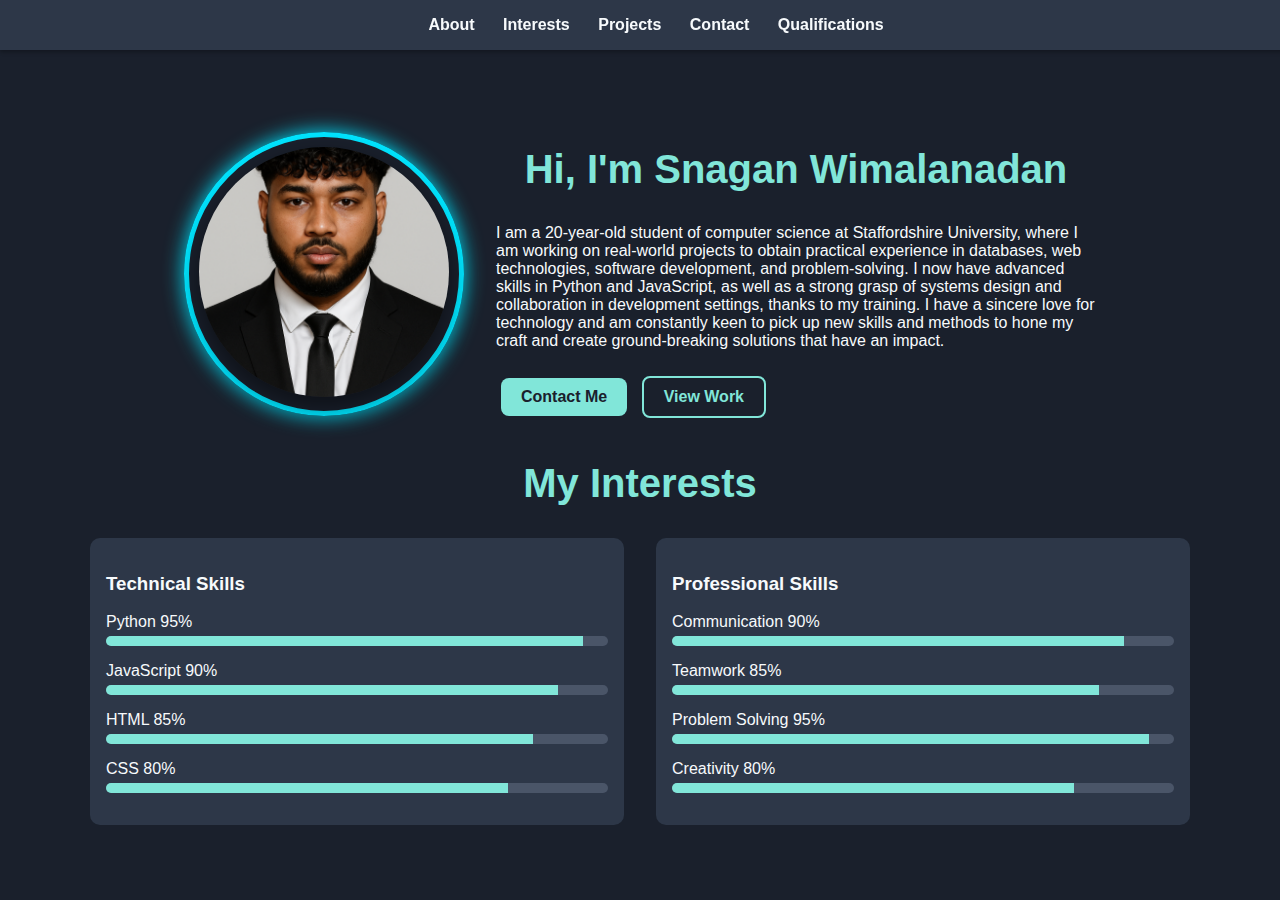
<file: Index.html>
<!DOCTYPE html>
<html lang="en" class="dark">
<head>
  <meta charset="UTF-8">
  <meta name="viewport" content="width=device-width, initial-scale=1.0">
  <title>My Digital CV | About</title>
  <style>
    :root {
      --bg-primary: #1a202c;
      --text-primary: #f7fafc;
      --bg-secondary: #2d3748;
      --accent-color: #81e6d9;
    }

    body {
      background-color: var(--bg-primary);
      color: var(--text-primary);
      font-family: sans-serif;
      margin: 0;
      padding: 0;
      transition: background-color 0.3s, color 0.3s;
    }

    nav {
      background-color: var(--bg-secondary);
      padding: 1rem;
      position: fixed;
      width: 100%;
      top: 0;
      z-index: 10;
      box-shadow: 0 2px 4px rgba(0, 0, 0, 0.3);
      text-align: center;
    }

    .nav-link {
      margin: 0 12px;
      text-decoration: none;
      color: var(--text-primary);
      font-weight: bold;
    }

    .nav-link:hover {
      color: var(--accent-color);
    }

    .main-container {
      max-width: 1100px;
      margin: 0 auto;
      padding: 120px 16px 40px;
    }

    .section-title {
      font-size: 2.5rem;
      color: var(--accent-color);
      text-align: center;
      margin-bottom: 2rem;
    }

    .flex-row {
      display: flex;
      flex-wrap: wrap;
      align-items: center;
      justify-content: center;
      gap: 2rem;
    }

    .logo-neon-ring {
      display: inline-block;
      padding: 10px;
      border: 5px solid #00e5ff;
      border-radius: 50%;
      box-shadow: 0 0 20px #00e5ff;
      animation: glow 1.2s infinite alternate;
    }

    @keyframes glow {
      from {
        box-shadow: 0 0 10px #00e5ff;
      }
      to {
        box-shadow: 0 0 25px #00e5ff;
      }
    }

    .profile-img {
      width: 250px;
      height: 250px;
      border-radius: 50%;
      object-fit: cover;
      box-shadow: 0 10px 25px rgba(0, 0, 0, 0.5);
    }

    .about-text {
      max-width: 600px;
    }

    .button {
      display: inline-block;
      margin: 10px 5px;
      padding: 10px 20px;
      border-radius: 8px;
      font-weight: bold;
      text-decoration: none;
      transition: background-color 0.3s;
    }

    .btn-primary {
      background-color: var(--accent-color);
      color: var(--bg-primary);
    }

    .btn-primary:hover {
      background-color: #4fd1c5;
    }

    .btn-outline {
      border: 2px solid var(--accent-color);
      color: var(--accent-color);
    }

    .btn-outline:hover {
      background-color: #234e52;
    }

    .skills-grid {
      display: grid;
      grid-template-columns: repeat(auto-fit, minmax(250px, 1fr));
      gap: 2rem;
    }

    .skill-category {
      background-color: var(--bg-secondary);
      padding: 1rem;
      border-radius: 10px;
    }

    .skill-row {
      margin-bottom: 1rem;
    }

    .skill-bar-container {
      background-color: #4a5568;
      border-radius: 9999px;
      overflow: hidden;
      height: 10px;
      margin-top: 5px;
      margin-bottom: 15px;
    }

    .skill-bar {
      height: 10px;
      background-color: var(--accent-color);
    }
  </style>
</head>
<body>
  <nav>
    <a href="#about" class="nav-link">About</a>
    <a href="Interest.html" class="nav-link" target="_blank">Interests</a>
    <a href="Projects.html" class="nav-link" target="_blank">Projects</a>
    <a href="Contact.html" class="nav-link" target="_blank">Contact</a>
    <a href="qualifications.html" class="nav-link" target="_blank">Qualifications</a>
  </nav>

  <div class="main-container">
    <section id="about" class="about-section">
      <div class="flex-row">
        <div class="logo-neon-ring">
          <img src="images/Image.png" alt="Profile Picture" class="profile-img">
        </div>
        <div class="about-text">
          <h1 class="section-title">Hi, I'm Snagan Wimalanadan</h1>
          <p>
            I am a 20-year-old student of computer science at Staffordshire University, where I am working on real-world projects to obtain practical experience in databases, web technologies, software development, and problem-solving. I now have advanced skills in Python and JavaScript, as well as a strong grasp of systems design and collaboration in development settings, thanks to my training. I have a sincere love for technology and am constantly keen to pick up new skills and methods to hone my craft and create ground-breaking solutions that have an impact.
          </p>
          <a href="Contact.html" class="button btn-primary">Contact Me</a>
          <a href="Projects.html" class="button btn-outline">View Work</a>
        </div>
      </div>
    </section>

    <section id="Interests" class="interests-section">
      <h2 class="section-title">My Interests</h2>
      <div class="skills-grid">
        <div class="skill-category">
          <h3>Technical Skills</h3>
          <div class="skill-row">Python 95%
            <div class="skill-bar-container"><div class="skill-bar" style="width: 95%"></div></div>
          </div>
          <div class="skill-row">JavaScript 90%
            <div class="skill-bar-container"><div class="skill-bar" style="width: 90%"></div></div>
          </div>
          <div class="skill-row">HTML 85%
            <div class="skill-bar-container"><div class="skill-bar" style="width: 85%"></div></div>
          </div>
          <div class="skill-row">CSS 80%
            <div class="skill-bar-container"><div class="skill-bar" style="width: 80%"></div></div>
          </div>
        </div>
        <div class="skill-category">
          <h3>Professional Skills</h3>
          <div class="skill-row">Communication 90%
            <div class="skill-bar-container"><div class="skill-bar" style="width: 90%"></div></div>
          </div>
          <div class="skill-row">Teamwork 85%
            <div class="skill-bar-container"><div class="skill-bar" style="width: 85%"></div></div>
          </div>
          <div class="skill-row">Problem Solving 95%
            <div class="skill-bar-container"><div class="skill-bar" style="width: 95%"></div></div>
          </div>
          <div class="skill-row">Creativity 80%
            <div class="skill-bar-container"><div class="skill-bar" style="width: 80%"></div></div>
          </div>
        </div>
      </div>
    </section>
  </div>
</body>
</html>
</file>
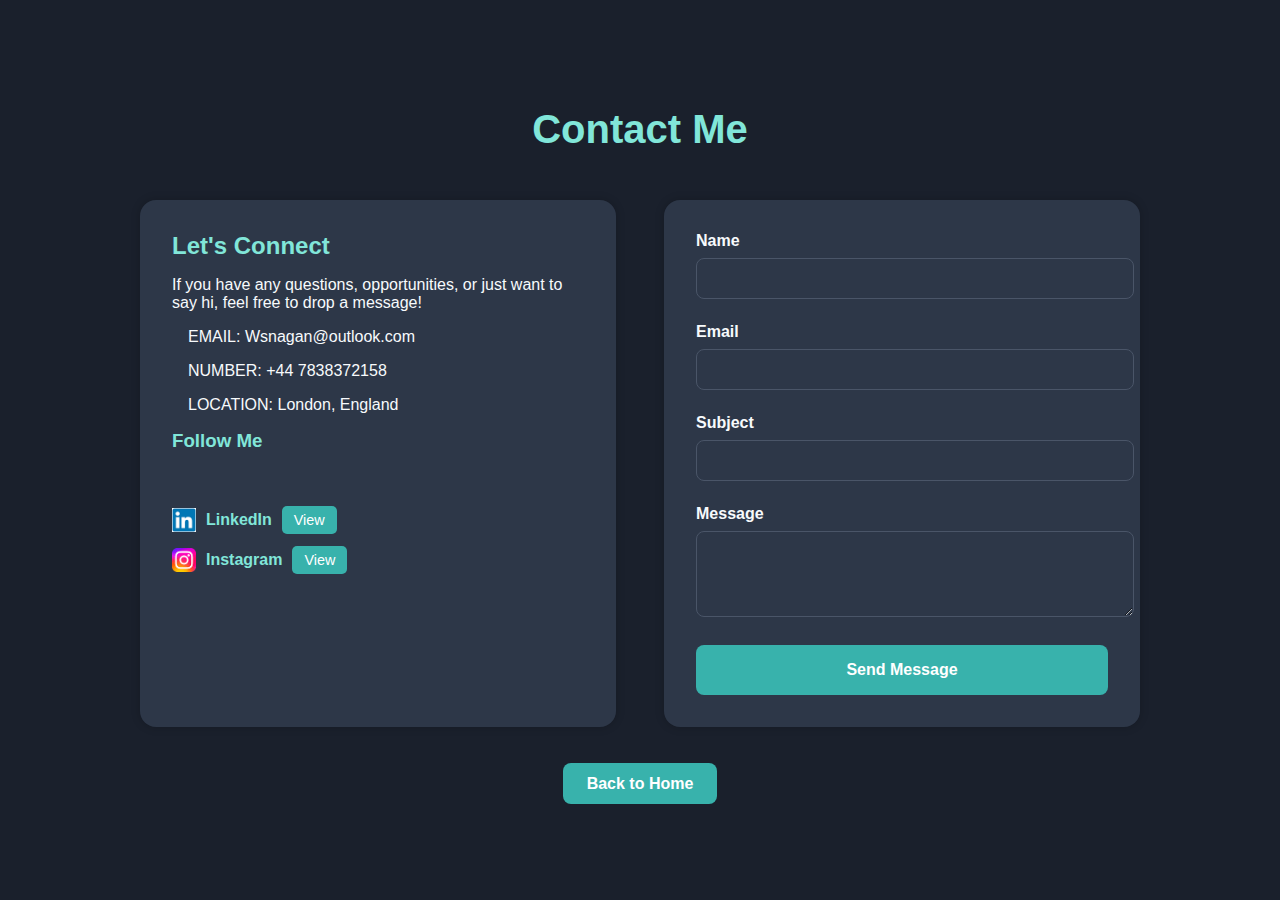
<file: Contact.html>
<!DOCTYPE html>
<html lang="en" class="dark">
<head>
  <meta charset="UTF-8">
  <meta name="viewport" content="width=device-width, initial-scale=1.0">
  <title>Contact | My Digital CV</title>
  <style>
    body {
      background-color: #1a202c;
      color: #f7fafc;
      font-family: Arial, sans-serif;
      margin: 0;
      padding: 0;
    }
    .container {
      max-width: 1000px;
      margin: 0 auto;
      padding: 5rem 1rem;
    }
    h1 {
      font-size: 2.5rem;
      font-weight: bold;
      text-align: center;
      margin-bottom: 3rem;
      color: #81e6d9;
    }
    .grid {
      display: grid;
      grid-template-columns: 1fr;
      gap: 3rem;
    }
    @media (min-width: 768px) {
      .grid {
        grid-template-columns: 1fr 1fr;
      }
    }
    .box {
      background-color: #2d3748;
      border-radius: 1rem;
      padding: 2rem;
      box-shadow: 0 0 10px rgba(0,0,0,0.2);
    }
    h2, h3 {
      margin: 0 0 1rem;
      color: #81e6d9;
    }
    .info-item {
      display: flex;
      align-items: center;
      margin-bottom: 1rem;
    }
    .info-item i {
      color: #81e6d9;
      margin-right: 1rem;
    }
    .socials a {
      color: #81e6d9;
      margin-right: 1rem;
      font-size: 1.2rem;
      text-decoration: none;
    }
    .socials a:hover {
      color: #b2f5ea;
    }
    form label {
      display: block;
      margin-bottom: 0.5rem;
      font-weight: 600;
    }
    form input,
    form textarea {
      width: 100%;
      padding: 0.75rem;
      margin-bottom: 1.5rem;
      background-color: #2d3748;
      border: 1px solid #4a5568;
      border-radius: 0.5rem;
      color: #f7fafc;
    }
    form input:focus,
    form textarea:focus {
      outline: none;
      border-color: #81e6d9;
      box-shadow: 0 0 0 2px #81e6d9;
    }
    button {
      width: 100%;
      background-color: #38b2ac;
      color: white;
      padding: 1rem;
      border: none;
      border-radius: 0.5rem;
      font-size: 1rem;
      font-weight: bold;
      cursor: pointer;
      transition: background-color 0.3s ease;
    }
    button:hover {
      background-color: #319795;
    }
    .back-btn {
      text-align: center;
      margin-top: 3rem;
    }
    .back-btn a {
      background-color: #38b2ac;
      color: white;
      padding: 0.75rem 1.5rem;
      border-radius: 0.5rem;
      text-decoration: none;
      font-weight: bold;
      transition: background-color 0.3s ease;
    }
    .back-btn a:hover {
      background-color: #319795;
    }
  </style>
</head>
<body>
  <div class="container">
    <h1>Contact Me</h1>
    <div class="grid">
      <!-- Contact Info -->
      <div class="box">
        <h2>Let's Connect</h2>
        <p>If you have any questions, opportunities, or just want to say hi, feel free to drop a message!</p>
        <div class="info-item"><i class="fas fa-envelope"></i><span>EMAIL: Wsnagan@outlook.com</span></div>
        <div class="info-item"><i class="fas fa-phone-alt"></i><span>NUMBER: +44 7838372158</span></div>
        <div class="info-item"><i class="fas fa-map-marker-alt"></i><span>LOCATION: London, England</span></div>
        <div class="socials">
          <h3>Follow Me</h3>
          <a href="#"><i class="fab fa-github"></i></a>
          <a href="#"><i class="fab fa-linkedin-in"></i></a>
          <a href="#"><i class="fab fa-twitter"></i></a>
          <a href="#"><i class="fab fa-instagram"></i></a>

          <!-- LinkedIn Custom Block -->
          <div style="display: flex; align-items: center; margin-top: 1rem;">
            <img src="[data-uri]" alt="LinkedIn" style="width: 24px; height: 24px; margin-right: 10px;">
            <span style="color: #81e6d9; font-weight: bold; margin-right: 10px;">LinkedIn</span>
            <a href="https://www.linkedin.com/" style="background-color: #38b2ac; color: white; padding: 6px 12px; border-radius: 5px; text-decoration: none; font-size: 0.9rem;">View</a>
          </div>

          <!-- Instagram Custom Block -->
          <div style="display: flex; align-items: center; margin-top: 0.75rem;">
            <img src="[data-uri]" alt="Instagram" style="width: 24px; height: 24px; margin-right: 10px;">
            <span style="color: #81e6d9; font-weight: bold; margin-right: 10px;">Instagram</span>
            <a href="https://www.instagram.com/w.snagan/profilecard/?igsh=YWM0Zmx4dHd2ZzV6" style="background-color: #38b2ac; color: white; padding: 6px 12px; border-radius: 5px; text-decoration: none; font-size: 0.9rem;">View</a>
          </div>
        </div>
      </div>

      <!-- Contact Form -->
      <div class="box">
        <form id="contact-form">
          <label for="name">Name</label>
          <input type="text" id="name" name="name" required>

          <label for="email">Email</label>
          <input type="email" id="email" name="email" required>

          <label for="subject">Subject</label>
          <input type="text" id="subject" name="subject">

          <label for="message">Message</label>
          <textarea id="message" name="message" rows="4" required></textarea>

          <button type="submit">Send Message</button>
        </form>
      </div>
    </div>

    <!-- Back Button -->
    <div class="back-btn">
      <a href="index.html">Back to Home</a>
    </div>
  </div>
</body>
</html>
</file>
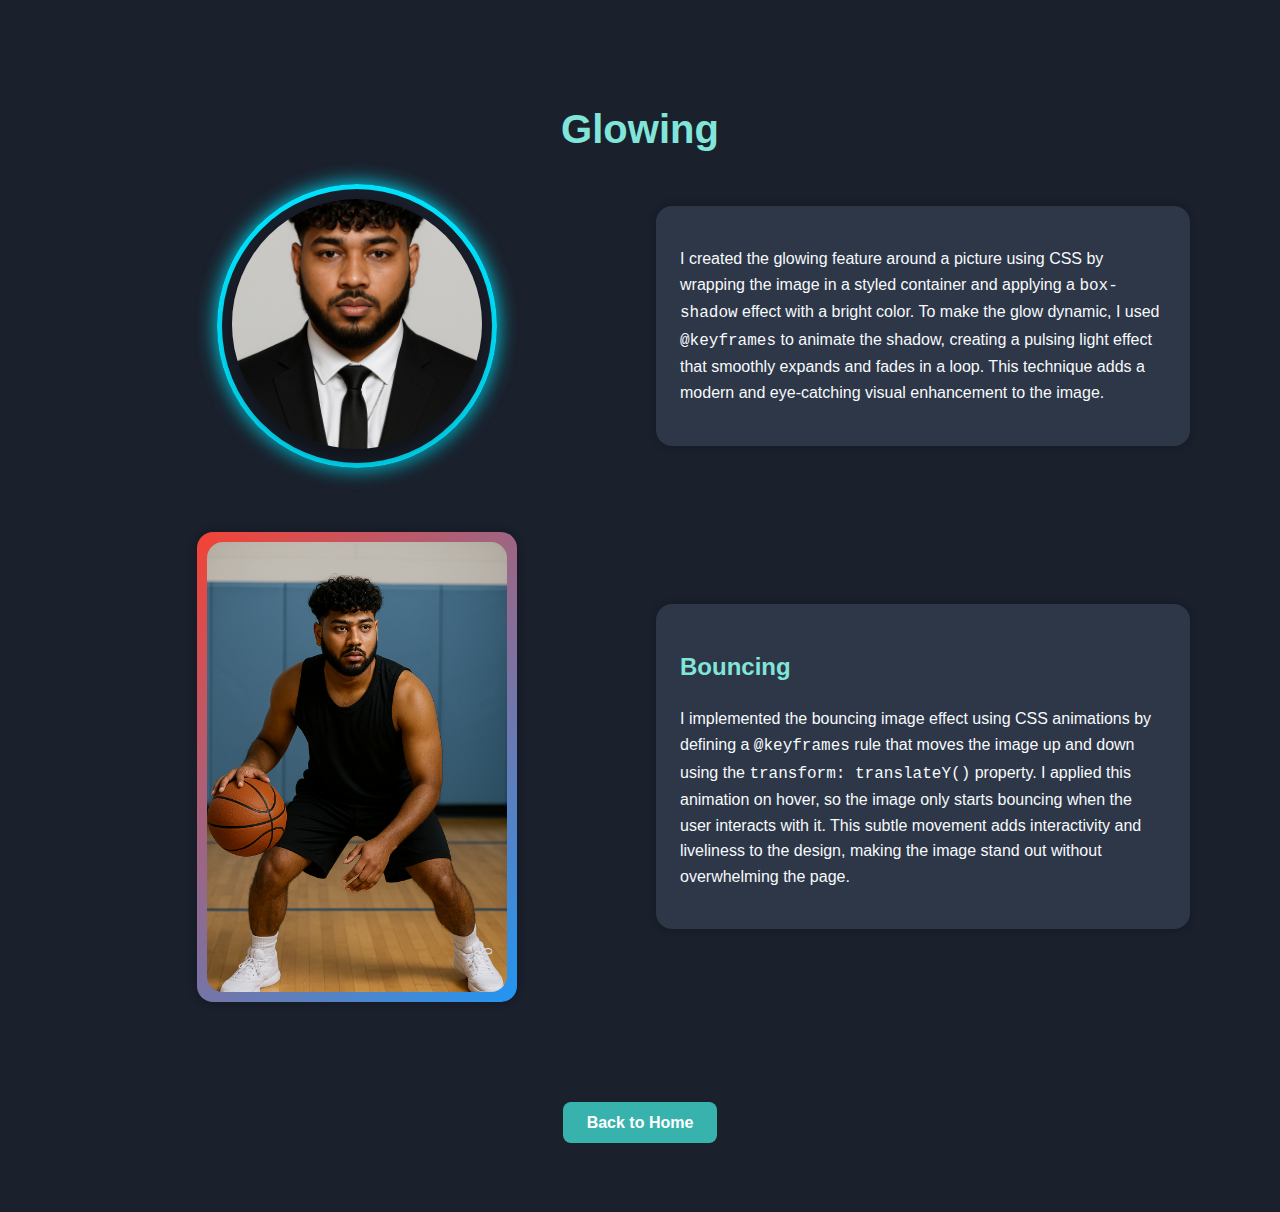
<file: cssdemo.html>
<!DOCTYPE html>
<html lang="en" class="dark">
<head>
  <meta charset="UTF-8">
  <meta name="viewport" content="width=device-width, initial-scale=1.0">
  <title>Glowing | My Digital CV</title>
  <style>
    body {
      background-color: #1a202c;
      color: #f7fafc;
      font-family: Arial, sans-serif;
      margin: 0;
      padding: 0;
    }

    .container {
      max-width: 1100px;
      margin: 0 auto;
      padding: 5rem 1rem;
      display: flex;
      flex-direction: column;
    }

    h1 {
      font-size: 2.5rem;
      font-weight: bold;
      margin-bottom: 2rem;
      color: #81e6d9;
      text-align: center;
    }

    .content {
      display: flex;
      flex-direction: column;
      gap: 2rem;
      margin-bottom: 4rem;
    }

    @media(min-width: 768px) {
      .content {
        flex-direction: row;
        align-items: center;
        justify-content: space-between;
      }
    }

    .left, .right {
      flex: 1;
      display: flex;
      justify-content: center;
      align-items: center;
    }

    .right {
      flex-direction: column;
    }

    .glow-container {
      padding: 10px;
      border-radius: 50%;
      border: 5px solid #00e5ff;
      box-shadow: 0 0 20px #00e5ff;
      animation: glow 1.2s infinite alternate;
    }

    .glow-container img {
      width: 250px;
      height: 250px;
      border-radius: 50%;
      object-fit: cover;
      box-shadow: 0 10px 25px rgba(0, 0, 0, 0.5);
    }

    @keyframes glow {
      from {
        box-shadow: 0 0 10px #00e5ff;
      }
      to {
        box-shadow: 0 0 25px #00e5ff;
      }
    }

    .description {
      font-size: 1rem;
      line-height: 1.6;
      color: #f7fafc;
      background-color: #2d3748;
      padding: 1.5rem;
      border-radius: 1rem;
      box-shadow: 0 0 10px rgba(0,0,0,0.2);
    }

    /* ✅ Auto Bouncing Image with Gradient Background */
    .bounce-container {
      background: linear-gradient(135deg, #f44336, #2196f3);
      padding: 10px;
      border-radius: 1rem;
      box-shadow: 0 0 10px rgba(0,0,0,0.3);
      width: 100%;
      max-width: 300px;
      animation: bounce 1.5s infinite ease-in-out;
    }

    .bounce-container img {
      width: 100%;
      display: block;
      height: auto;
      border-radius: 1rem;
    }

    @keyframes bounce {
      0%, 100% {
        transform: translateY(0);
      }
      50% {
        transform: translateY(-20px);
      }
    }

    .back-btn {
      text-align: center;
      margin-top: 3rem;
    }

    .back-btn a {
      background-color: #38b2ac;
      color: white;
      padding: 0.75rem 1.5rem;
      border-radius: 0.5rem;
      text-decoration: none;
      font-weight: bold;
      transition: background-color 0.3s ease;
    }

    .back-btn a:hover {
      background-color: #319795;
    }
  </style>
</head>
<body>
  <div class="container">
    <h1>Glowing</h1>

    <!-- Glowing Section -->
    <div class="content">
      <div class="left">
        <div class="glow-container">
          <img src="images/Image.png" alt="Glowing Profile Picture">
        </div>
      </div>
      <div class="right">
        <div class="description">
          <p>
            I created the glowing feature around a picture using CSS by wrapping the image in a styled container and applying a <code>box-shadow</code> effect with a bright color. To make the glow dynamic, I used <code>@keyframes</code> to animate the shadow, creating a pulsing light effect that smoothly expands and fades in a loop. This technique adds a modern and eye-catching visual enhancement to the image.
          </p>
        </div>
      </div>
    </div>

    <!-- Bouncing Section -->
    <div class="content">
      <div class="left">
        <div class="bounce-container">
          <img src="images/image2.png" alt="Bouncing Image">
        </div>
      </div>
      <div class="right">
        <div class="description">
          <h2 style="color: #81e6d9;">Bouncing</h2>
          <p>
            I implemented the bouncing image effect using CSS animations by defining a <code>@keyframes</code> rule that moves the image up and down using the <code>transform: translateY()</code> property. I applied this animation on hover, so the image only starts bouncing when the user interacts with it. This subtle movement adds interactivity and liveliness to the design, making the image stand out without overwhelming the page.
          </p>
        </div>
      </div>
    </div>

    <!-- Back Button -->
    <div class="back-btn">
      <a href="index.html">Back to Home</a>
    </div>
  </div>
</body>
</html>
</file>
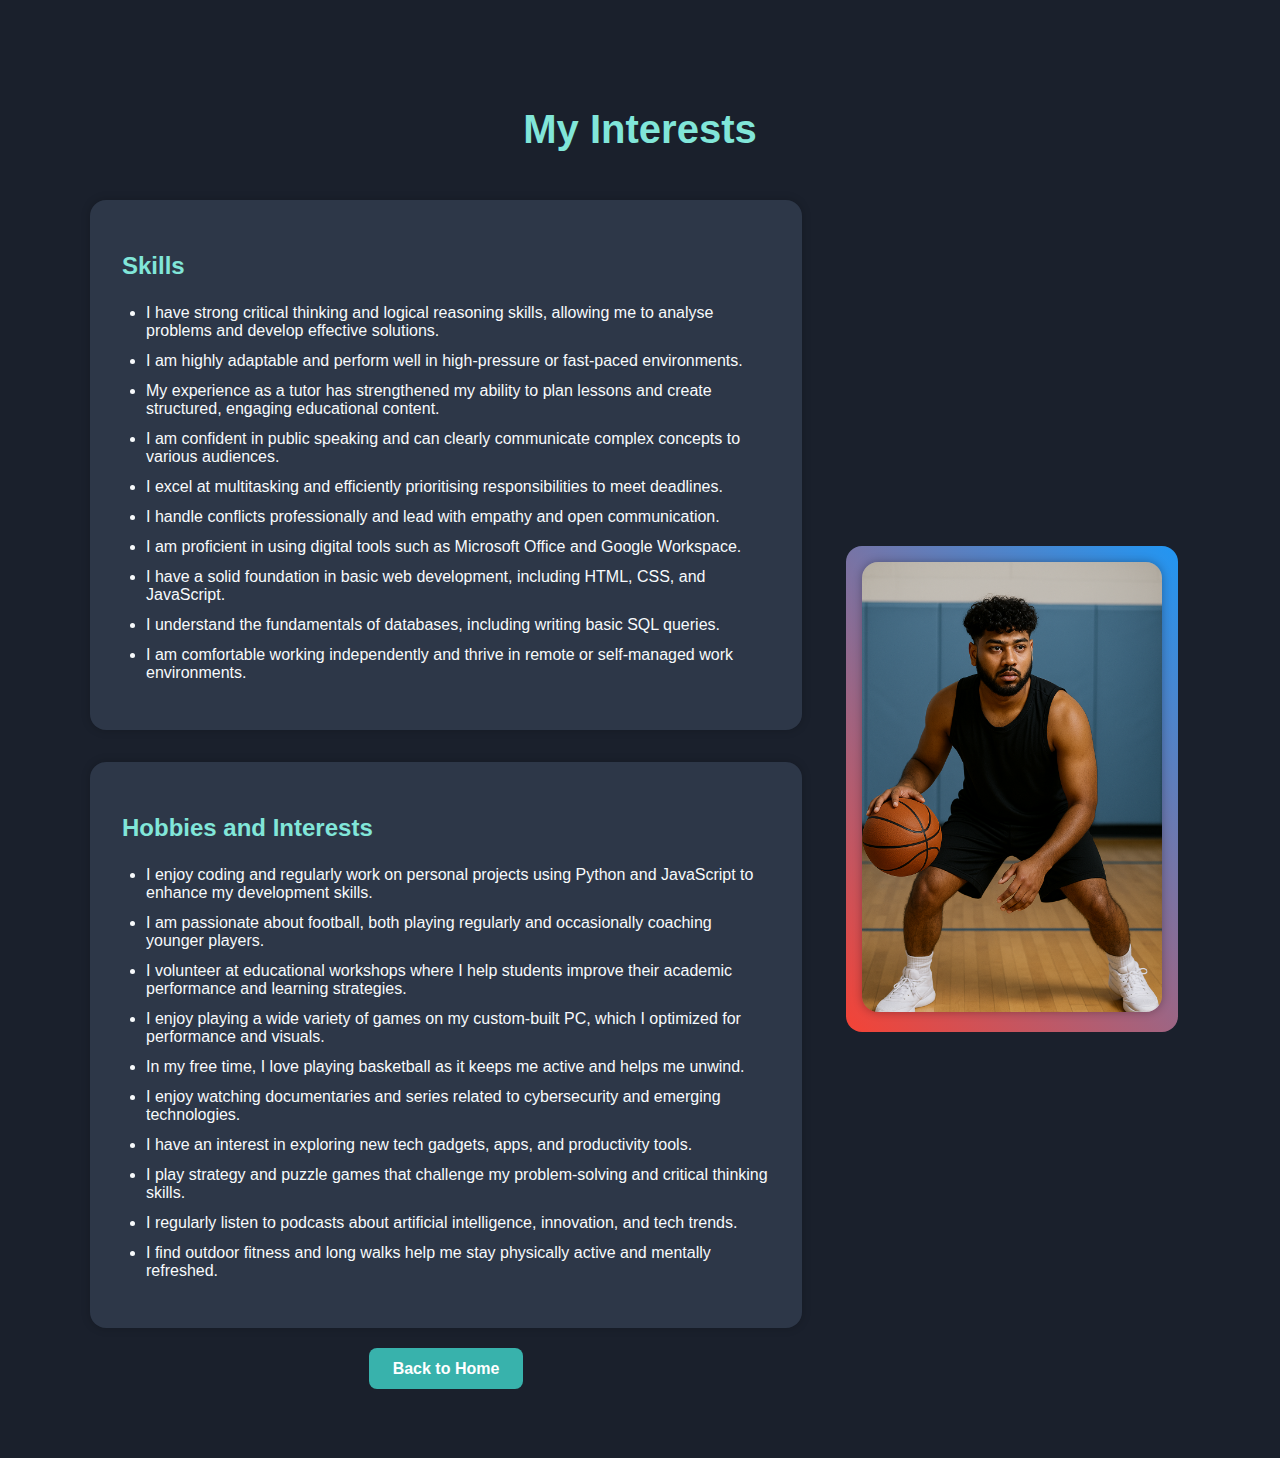
<file: Interest.html>
<!DOCTYPE html>
<html lang="en" class="dark">
<head>
  <meta charset="UTF-8">
  <meta name="viewport" content="width=device-width, initial-scale=1.0">
  <title>My Interests | My Digital CV</title>
  <style>
    body {
      background-color: #1a202c;
      color: #f7fafc;
      font-family: Arial, sans-serif;
      margin: 0;
      padding: 0;
    }

    .container {
      max-width: 1100px;
      margin: 0 auto;
      padding: 5rem 1rem;
    }

    h1 {
      font-size: 2.5rem;
      font-weight: bold;
      text-align: center;
      margin-bottom: 3rem;
      color: #81e6d9;
    }

    h2 {
      font-size: 1.5rem;
      font-weight: 600;
      margin-bottom: 1.5rem;
      color: #81e6d9;
    }

    .content {
      display: flex;
      flex-direction: column;
      gap: 2rem;
    }

    @media (min-width: 1024px) {
      .content {
        flex-direction: row;
      }
    }

    .left-column {
      flex: 2;
    }

    .right-column {
      flex: 1;
      display: flex;
      justify-content: center;
      align-items: center;
    }

    .card {
      background-color: #2d3748;
      padding: 2rem;
      border-radius: 1rem;
      box-shadow: 0 0 10px rgba(0,0,0,0.2);
      margin-bottom: 2rem;
    }

    .card ul {
      list-style-type: disc;
      padding-left: 1.5rem;
    }

    .card ul li {
      margin-bottom: 0.75rem;
    }

    .back-btn {
      text-align: center;
      margin-top: 2rem;
    }

    .back-btn a {
      background-color: #38b2ac;
      color: white;
      padding: 0.75rem 1.5rem;
      border-radius: 0.5rem;
      text-decoration: none;
      font-weight: bold;
      transition: background-color 0.3s ease;
    }

    .back-btn a:hover {
      background-color: #319795;
    }

    .image-box img {
      border-radius: 1rem;
      box-shadow: 0 0 10px rgba(0,0,0,0.3);
      width: 100%;
      max-width: 300px;
    }

    /* 🔥 New Square Bounce Animation */
    .logo-squares {
      padding: 1rem;
      border-radius: 1rem;
      background: linear-gradient(45deg, #f44336, #2196f3);
      animation: square-jump 2s infinite ease-in-out;
    }

    @keyframes square-jump {
      0%, 100% { transform: translateY(0); }
      50% { transform: translateY(-20px); }
    }
  </style>
</head>
<body>
  <div class="container">
    <h1>My Interests</h1>
    <div class="content">
      <div class="left-column">
        <section class="card">
          <h2>Skills</h2>
          <ul>
            <li>I have strong critical thinking and logical reasoning skills, allowing me to analyse problems and develop effective solutions.</li>
            <li>I am highly adaptable and perform well in high-pressure or fast-paced environments.</li>
            <li>My experience as a tutor has strengthened my ability to plan lessons and create structured, engaging educational content.</li>
            <li>I am confident in public speaking and can clearly communicate complex concepts to various audiences.</li>
            <li>I excel at multitasking and efficiently prioritising responsibilities to meet deadlines.</li>
            <li>I handle conflicts professionally and lead with empathy and open communication.</li>
            <li>I am proficient in using digital tools such as Microsoft Office and Google Workspace.</li>
            <li>I have a solid foundation in basic web development, including HTML, CSS, and JavaScript.</li>
            <li>I understand the fundamentals of databases, including writing basic SQL queries.</li>
            <li>I am comfortable working independently and thrive in remote or self-managed work environments.</li>
          </ul>
        </section>
        <section class="card">
          <h2>Hobbies and Interests</h2>
          <ul>
            <li>I enjoy coding and regularly work on personal projects using Python and JavaScript to enhance my development skills.</li>
            <li>I am passionate about football, both playing regularly and occasionally coaching younger players.</li>
            <li>I volunteer at educational workshops where I help students improve their academic performance and learning strategies.</li>
            <li>I enjoy playing a wide variety of games on my custom-built PC, which I optimized for performance and visuals.</li>
            <li>In my free time, I love playing basketball as it keeps me active and helps me unwind.</li>
            <li>I enjoy watching documentaries and series related to cybersecurity and emerging technologies.</li>
            <li>I have an interest in exploring new tech gadgets, apps, and productivity tools.</li>
            <li>I play strategy and puzzle games that challenge my problem-solving and critical thinking skills.</li>
            <li>I regularly listen to podcasts about artificial intelligence, innovation, and tech trends.</li>
            <li>I find outdoor fitness and long walks help me stay physically active and mentally refreshed.</li>
          </ul>
        </section>
        <div class="back-btn">
          <a href="index.html">Back to Home</a>
        </div>
      </div>
      <div class="right-column image-box">
        <div class="logo-squares">
          <img src="images/image2.png" alt="Person playing basketball">
        </div>
      </div>
    </div>
  </div>
</body>
</html>
</file>
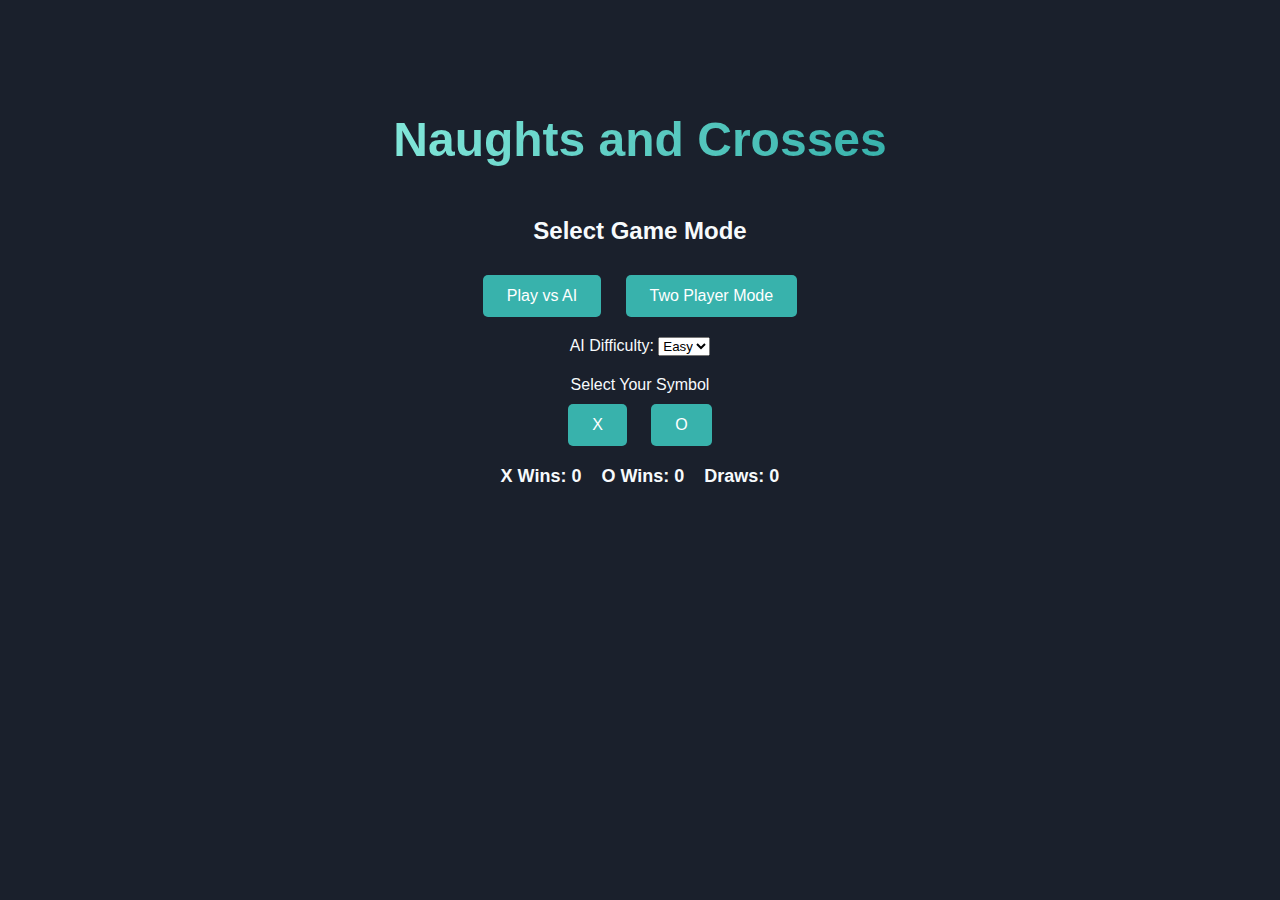
<file: jsdemo.html>
<!DOCTYPE html>
<html lang="en">
<head>
  <meta charset="UTF-8">
  <title>Naughts and Crosses</title>
  <link rel="stylesheet" href="jsdemo.css">
  <link rel="stylesheet" href="https://cdnjs.cloudflare.com/ajax/libs/font-awesome/5.15.3/css/all.min.css"/>
</head>
<body>

  <h1 class="title">Naughts and Crosses</h1>

  <!-- game mode -->
  <div class="mode-box">
    <h2>Select Game Mode</h2>
    <button id="ai-mode">Play vs AI</button>
    <button id="two-player">Two Player Mode</button>

    <div class="difficulty" id="difficulty-box">
      <label>AI Difficulty:</label>
      <select id="difficulty">
        <option value="easy">Easy</option>
        <option value="hard">Hard</option>
      </select>
    </div>
  </div>

  <!-- players -->
  <div class="select-box">
    <header>Select Your Symbol</header>
    <div class="options">
      <button class="playerX">X</button>
      <button class="playerO">O</button>
    </div>
  </div>

  <!-- score -->
  <div class="scoreboard">
    <span>X Wins: <span id="x-score">0</span></span>
    <span>O Wins: <span id="o-score">0</span></span>
    <span>Draws: <span id="draw-score">0</span></span>
  </div>

  <!-- game board -->
  <div class="play-board">
    <div class="details">
      <div class="players">
        <span class="Xturn">X's Turn</span>
        <span class="Oturn">O's Turn</span>
        <div class="slider"></div>
      </div>
    </div>
    <div class="play-area">
      <section><span class="box1"></span><span class="box2"></span><span class="box3"></span></section>
      <section><span class="box4"></span><span class="box5"></span><span class="box6"></span></section>
      <section><span class="box7"></span><span class="box8"></span><span class="box9"></span></section>
    </div>
  </div>

  <!-- result-->
  <div class="result-box">
    <div class="won-text"></div>
    <div class="btn"><button>Replay</button></div>
  </div>

  <script src="jsdemo.js"></script>
</body>
</html>
</file>
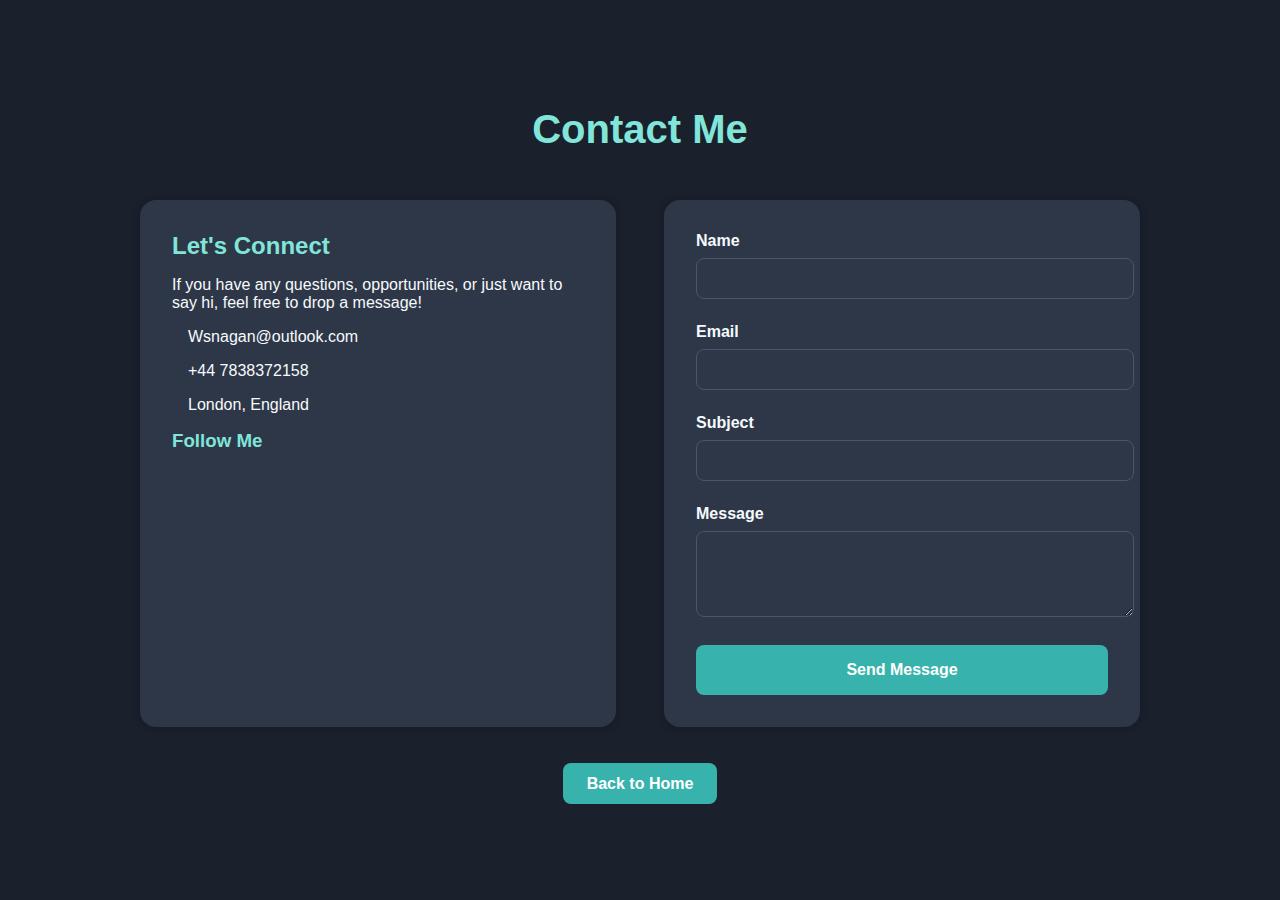
<file: Python.html>
<!DOCTYPE html>
<html lang="en" class="dark">
<head>
  <meta charset="UTF-8">
  <meta name="viewport" content="width=device-width, initial-scale=1.0">
  <title>Contact | My Digital CV</title>
  <style>
    body {
      background-color: #1a202c;
      color: #f7fafc;
      font-family: Arial, sans-serif;
      margin: 0;
      padding: 0;
    }
    .container {
      max-width: 1000px;
      margin: 0 auto;
      padding: 5rem 1rem;
    }
    h1 {
      font-size: 2.5rem;
      font-weight: bold;
      text-align: center;
      margin-bottom: 3rem;
      color: #81e6d9;
    }
    .grid {
      display: grid;
      grid-template-columns: 1fr;
      gap: 3rem;
    }
    @media (min-width: 768px) {
      .grid {
        grid-template-columns: 1fr 1fr;
      }
    }
    .box {
      background-color: #2d3748;
      border-radius: 1rem;
      padding: 2rem;
      box-shadow: 0 0 10px rgba(0,0,0,0.2);
    }
    h2, h3 {
      margin: 0 0 1rem;
      color: #81e6d9;
    }
    .info-item {
      display: flex;
      align-items: center;
      margin-bottom: 1rem;
    }
    .info-item i {
      color: #81e6d9;
      margin-right: 1rem;
    }
    .socials a {
      color: #81e6d9;
      margin-right: 1rem;
      font-size: 1.2rem;
      text-decoration: none;
    }
    .socials a:hover {
      color: #b2f5ea;
    }
    form label {
      display: block;
      margin-bottom: 0.5rem;
      font-weight: 600;
    }
    form input,
    form textarea {
      width: 100%;
      padding: 0.75rem;
      margin-bottom: 1.5rem;
      background-color: #2d3748;
      border: 1px solid #4a5568;
      border-radius: 0.5rem;
      color: #f7fafc;
    }
    form input:focus,
    form textarea:focus {
      outline: none;
      border-color: #81e6d9;
      box-shadow: 0 0 0 2px #81e6d9;
    }
    button {
      width: 100%;
      background-color: #38b2ac;
      color: white;
      padding: 1rem;
      border: none;
      border-radius: 0.5rem;
      font-size: 1rem;
      font-weight: bold;
      cursor: pointer;
      transition: background-color 0.3s ease;
    }
    button:hover {
      background-color: #319795;
    }
    .back-btn {
      text-align: center;
      margin-top: 3rem;
    }
    .back-btn a {
      background-color: #38b2ac;
      color: white;
      padding: 0.75rem 1.5rem;
      border-radius: 0.5rem;
      text-decoration: none;
      font-weight: bold;
      transition: background-color 0.3s ease;
    }
    .back-btn a:hover {
      background-color: #319795;
    }
  </style>
</head>
<body>
  <div class="container">
    <h1>Contact Me</h1>
    <div class="grid">
      <!-- Contact Info -->
      <div class="box">
        <h2>Let's Connect</h2>
        <p>If you have any questions, opportunities, or just want to say hi, feel free to drop a message!</p>
        <div class="info-item"><i class="fas fa-envelope"></i><span>Wsnagan@outlook.com</span></div>
        <div class="info-item"><i class="fas fa-phone-alt"></i><span>+44 7838372158</span></div>
        <div class="info-item"><i class="fas fa-map-marker-alt"></i><span>London, England</span></div>
        <div class="socials">
          <h3>Follow Me</h3>
          <a href="#"><i class="fab fa-github"></i></a>
          <a href="#"><i class="fab fa-linkedin-in"></i></a>
          <a href="#"><i class="fab fa-twitter"></i></a>
          <a href="#"><i class="fab fa-instagram"></i></a>
        </div>
      </div>

      <!-- Contact Form -->
      <div class="box">
        <form id="contact-form">
          <label for="name">Name</label>
          <input type="text" id="name" name="name" required>

          <label for="email">Email</label>
          <input type="email" id="email" name="email" required>

          <label for="subject">Subject</label>
          <input type="text" id="subject" name="subject">

          <label for="message">Message</label>
          <textarea id="message" name="message" rows="4" required></textarea>

          <button type="submit">Send Message</button>
        </form>
      </div>
    </div>

    <!-- Back Button -->
    <div class="back-btn">
      <a href="index.html">Back to Home</a>
    </div>
  </div>
</body>
</html>
</file>
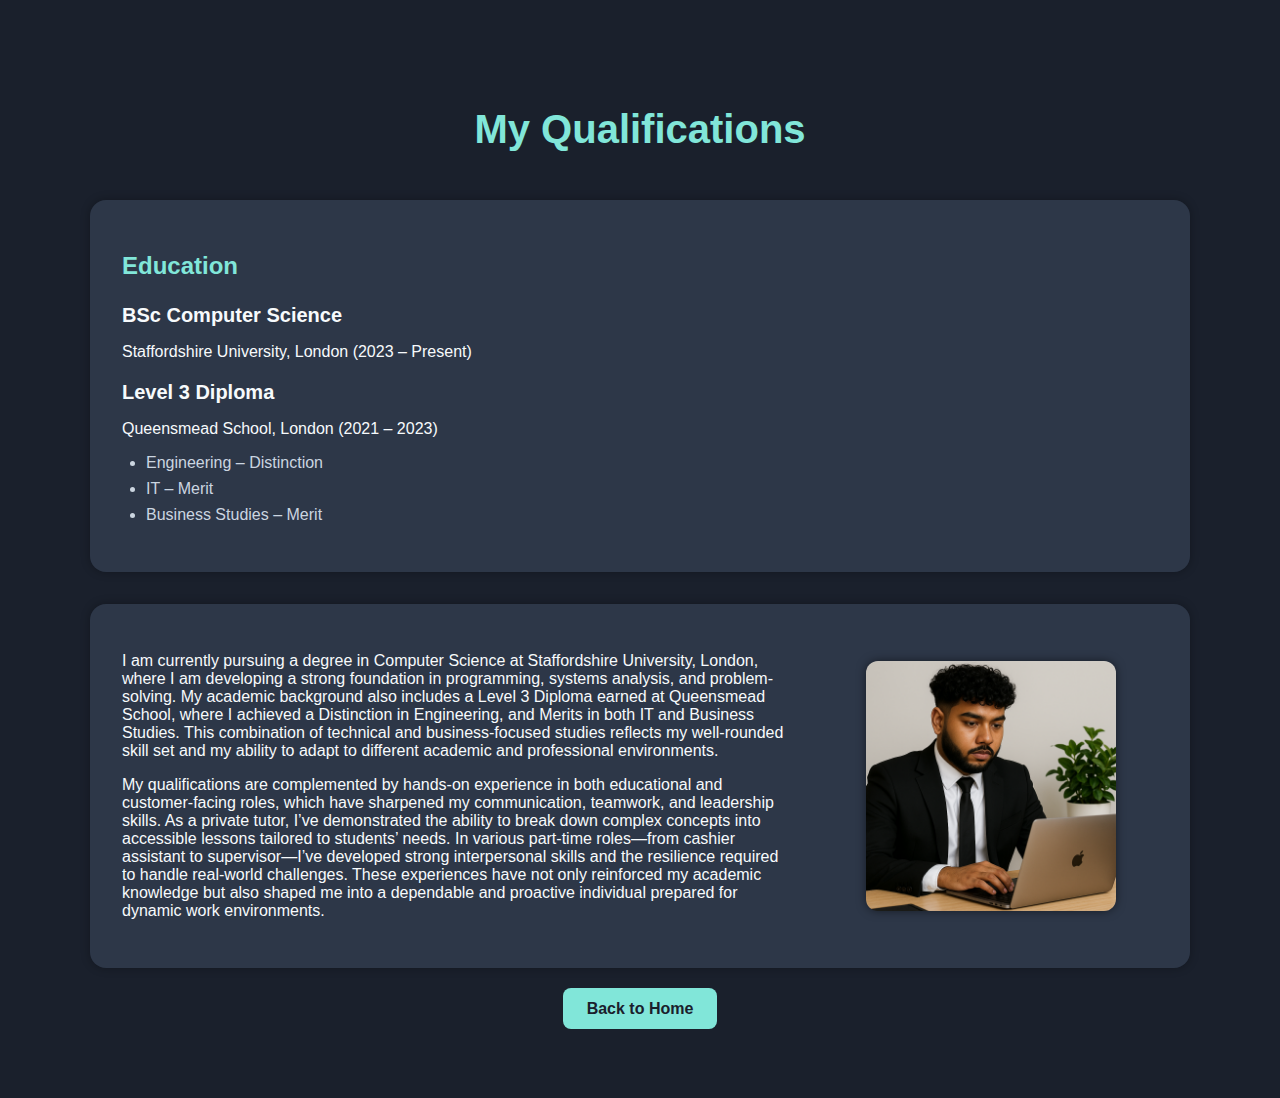
<file: Qualifications.html>
<!DOCTYPE html>
<html lang="en" class="dark">
<head>
  <meta charset="UTF-8">
  <meta name="viewport" content="width=device-width, initial-scale=1.0">
  <title>Qualifications | My Digital CV</title>
  <style>
    :root {
      --bg-primary: #1a202c;
      --text-primary: #f7fafc;
      --bg-secondary: #2d3748;
      --accent-color: #81e6d9;
    }

    body {
      background-color: var(--bg-primary);
      color: var(--text-primary);
      font-family: Arial, sans-serif;
      margin: 0;
      padding: 0;
      transition: background-color 0.3s, color 0.3s;
    }

    .container {
      max-width: 1100px;
      margin: 0 auto;
      padding: 5rem 1rem;
    }

    h1 {
      font-size: 2.5rem;
      font-weight: bold;
      text-align: center;
      margin-bottom: 3rem;
      color: var(--accent-color);
    }

    h2 {
      font-size: 1.5rem;
      font-weight: 600;
      margin-bottom: 1.5rem;
      color: var(--accent-color);
    }

    h3 {
      font-size: 1.25rem;
      font-weight: 600;
      margin-bottom: 0.5rem;
    }

    .card {
      background-color: var(--bg-secondary);
      padding: 2rem;
      border-radius: 1rem;
      box-shadow: 0 0 10px rgba(0,0,0,0.3);
      margin-bottom: 2rem;
    }

    .card ul {
      list-style-type: disc;
      padding-left: 1.5rem;
      color: #cbd5e0;
    }

    .card ul li {
      margin-bottom: 0.5rem;
    }

    .overview-section {
      display: flex;
      flex-direction: column;
      gap: 2rem;
    }

    @media (min-width: 1024px) {
      .overview-section {
        flex-direction: row;
        align-items: center;
      }
    }

    .overview-text {
      flex: 2;
    }

    .overview-image {
      flex: 1;
      display: flex;
      justify-content: center;
    }

    .overview-image img {
      width: 100%;
      max-width: 250px;
      border-radius: 0.75rem;
      box-shadow: 0 0 10px rgba(0,0,0,0.5);
    }

    .back-btn {
      text-align: center;
      margin-top: 2rem;
    }

    .back-btn a {
      background-color: var(--accent-color);
      color: #1a202c;
      padding: 0.75rem 1.5rem;
      border-radius: 0.5rem;
      text-decoration: none;
      font-weight: bold;
      transition: background-color 0.3s ease;
    }

    .back-btn a:hover {
      background-color: #4fd1c5;
    }
  </style>
</head>
<body>
  <div class="container">
    <h1>My Qualifications</h1>

    <!-- Education Section -->
    <section class="card">
      <h2>Education</h2>
      <div class="education">
        <div class="mb-4">
          <h3>BSc Computer Science</h3>
          <p>Staffordshire University, London (2023 – Present)</p>
        </div>
        <div>
          <h3>Level 3 Diploma</h3>
          <p>Queensmead School, London (2021 – 2023)</p>
          <ul>
            <li>Engineering – Distinction</li>
            <li>IT – Merit</li>
            <li>Business Studies – Merit</li>
          </ul>
        </div>
      </div>
    </section>

    <!-- Qualifications Description -->
    <section class="card overview-section">
      <div class="overview-text">
        <p>
          I am currently pursuing a degree in Computer Science at Staffordshire University, London, where I am developing a strong foundation in programming, systems analysis, and problem-solving. My academic background also includes a Level 3 Diploma earned at Queensmead School, where I achieved a Distinction in Engineering, and Merits in both IT and Business Studies. This combination of technical and business-focused studies reflects my well-rounded skill set and my ability to adapt to different academic and professional environments.
        </p>
        <p>
          My qualifications are complemented by hands-on experience in both educational and customer-facing roles, which have sharpened my communication, teamwork, and leadership skills. As a private tutor, I’ve demonstrated the ability to break down complex concepts into accessible lessons tailored to students’ needs. In various part-time roles—from cashier assistant to supervisor—I’ve developed strong interpersonal skills and the resilience required to handle real-world challenges. These experiences have not only reinforced my academic knowledge but also shaped me into a dependable and proactive individual prepared for dynamic work environments.
        </p>
      </div>
      <div class="overview-image">
        <img src="images/image1.png" alt="Qualifications Illustration">
      </div>
    </section>

    <!-- Back Button -->
    <div class="back-btn">
      <a href="Index.html">Back to Home</a>
    </div>
  </div>
</body>
</html>
</file>
<file: jsdemo.css>
body {
  font-family: Arial, sans-serif;
  background: #1a202c;
  margin: 0;
  padding-top: 80px;
  display: flex;
  flex-direction: column;
  align-items: center;
}

.title {
  font-size: 3em;
  background: linear-gradient(90deg, #81e6d9, #38b2ac);
  -webkit-background-clip: text;
  -webkit-text-fill-color: transparent;
  margin-bottom: 20px;
}

.mode-box, .select-box, .play-board, .result-box {
  text-align: center;
  margin: 10px;
  color: #f7fafc;
}

.mode-box button, .options button, .btn button {
  margin: 10px;
  padding: 12px 24px;
  font-size: 16px;
  background: #38b2ac;
  color: white;
  border: none;
  border-radius: 5px;
  cursor: pointer;
}

.mode-box button:hover, .options button:hover, .btn button:hover {
  background: #319795;
}

.difficulty {
  margin-top: 10px;
  color: #f7fafc;
}

.scoreboard {
  display: flex;
  gap: 20px;
  font-size: 18px;
  font-weight: bold;
  margin-bottom: 15px;
  color: #f7fafc;
}

.play-board {
  display: none;
}

.play-board.show, .select-box.show, .result-box.show {
  display: block;
}

.details {
  margin-bottom: 10px;
}

.players {
  display: flex;
  justify-content: space-between;
  position: relative;
  background: #2d3748;
  border-radius: 5px;
  overflow: hidden;
}

.players span {
  flex: 1;
  text-align: center;
  padding: 10px;
  font-weight: bold;
  color: #81e6d9;
  position: relative;
  z-index: 1;
}

.players .slider {
  position: absolute;
  top: 0;
  left: 0;
  width: 50%;
  height: 100%;
  background: #38b2ac;
  z-index: 0;
  transition: left 0.3s;
}

.players.active .slider {
  left: 50%;
}

.players.active span:last-child {
  color: white;
}

.play-area section {
  display: flex;
}

.play-area section span {
  height: 80px;
  width: 80px;
  margin: 3px;
  background: #2d3748;
  border: 2px solid #81e6d9;
  border-radius: 5px;
  font-size: 36px;
  text-align: center;
  line-height: 80px;
  color: #81e6d9;
  cursor: pointer;
}

.result-box {
  display: none;
  padding: 20px;
  color: #f7fafc;
}
</file>
